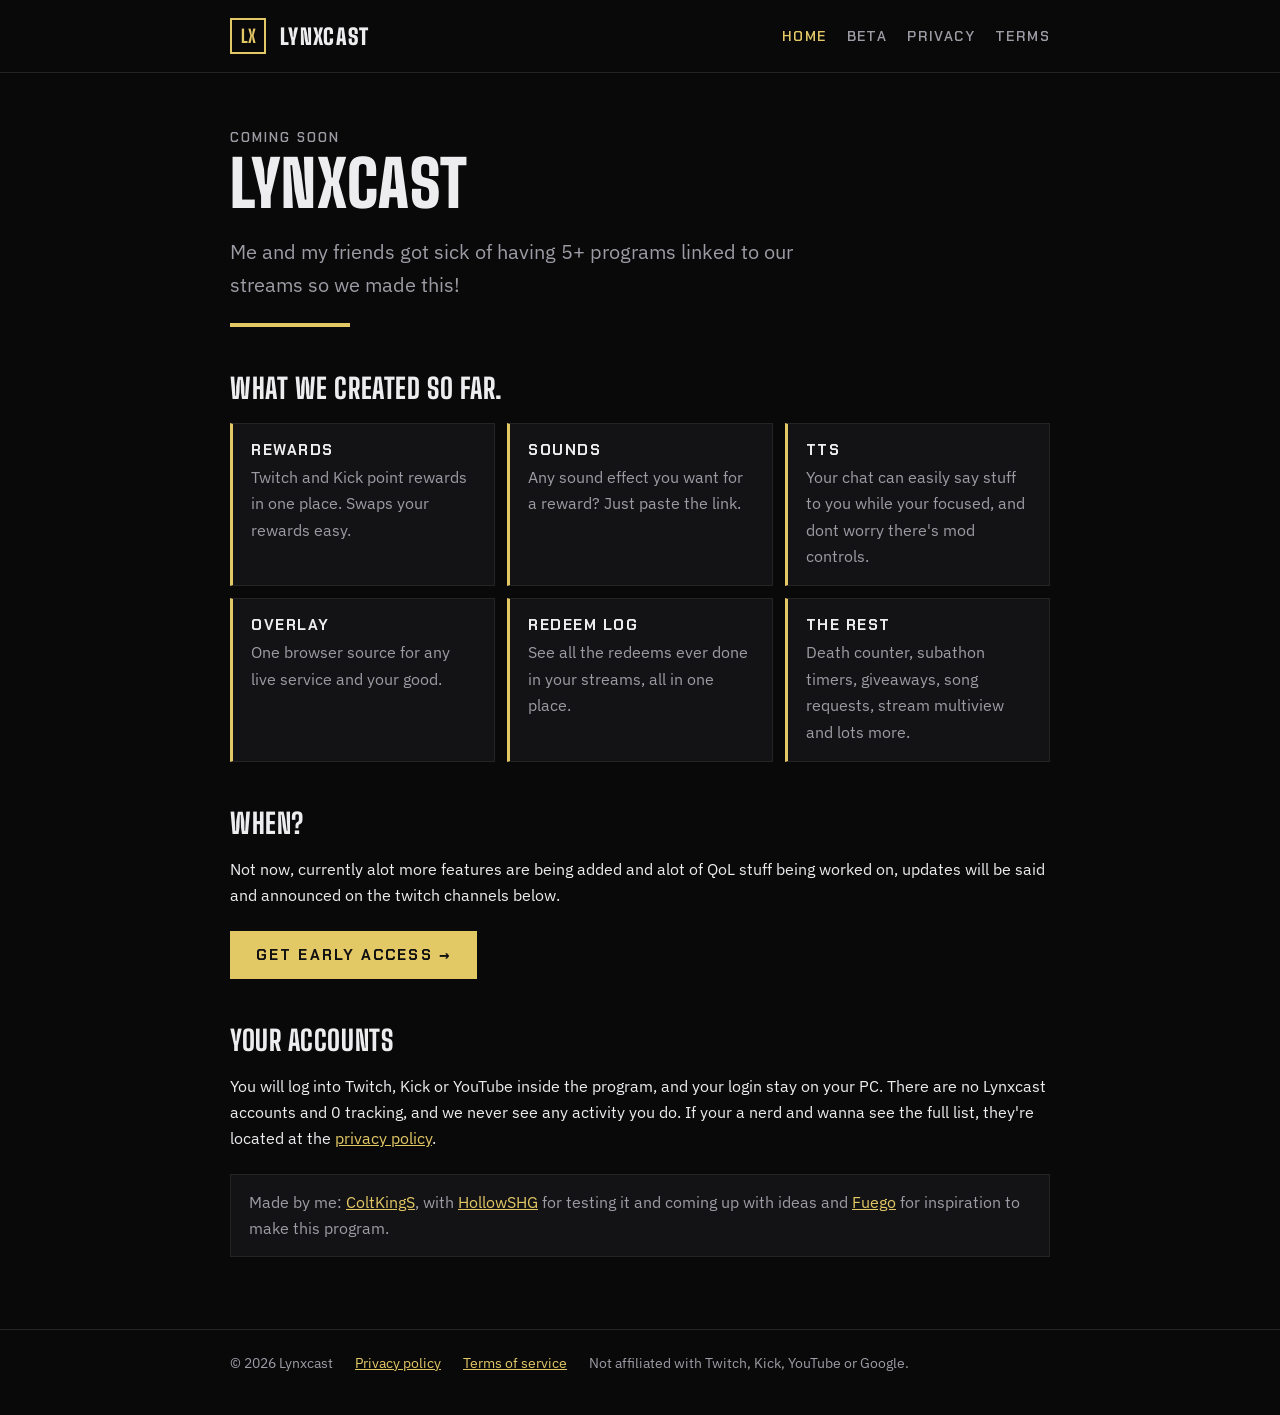
<file: index.html>
<!doctype html>
<html lang="en-GB">
<head>
<meta charset="utf-8">
<meta name="viewport" content="width=device-width, initial-scale=1">
<title>Lynxcast · coming soon</title>
<meta name="description" content="Lynxcast is a Windows application by streamers for streamers. For Twitch, Kick and YouTube. Coming soon.">
<link rel="icon" href="favicon.svg" type="image/svg+xml">
<meta property="og:type" content="website">
<meta property="og:site_name" content="Lynxcast">
<meta property="og:url" content="https://lynxcast.org/">
<meta property="og:title" content="Lynxcast · coming soon">
<meta property="og:description" content="Lynxcast is a Windows application by streamers for streamers. For Twitch, Kick and YouTube. Coming soon.">
<meta property="og:image" content="https://lynxcast.org/logo.png">
<meta property="og:image:width" content="512">
<meta property="og:image:height" content="512">
<meta name="twitter:card" content="summary">
<meta name="theme-color" content="#E3C866">

<link rel="stylesheet" href="style.css">
</head>
<body>
<header><div class="wrap">
  <div class="badge">LX</div><a class="brand" href="./">LYNXCAST</a>
  <nav><a href="./" aria-current="page">Home</a><a href="beta">Beta</a><a href="privacy">Privacy</a><a href="terms">Terms</a></nav>
</div></header>

<main class="wrap">
  <p class="eyebrow">Coming soon</p>
  <h1>Lynxcast</h1>
  <p class="lead">Me and my friends got sick of having 5+ programs linked to our streams so we made this!</p>
  <div class="rule"></div>

  <h2>What we created so far.</h2>
  <div class="grid">
    <div class="card"><b>Rewards</b><span>Twitch and Kick point rewards in one place. Swaps your rewards easy.</span></div>
    <div class="card"><b>Sounds</b><span>Any sound effect you want for a reward? Just paste the link.</span></div>
    <div class="card"><b>TTS</b><span>Your chat can easily say stuff to you while your focused, and dont worry there's mod controls.</span></div>
    <div class="card"><b>Overlay</b><span>One browser source for any live service and your good.</span></div>
    <div class="card"><b>Redeem log</b><span>See all the redeems ever done in your streams, all in one place.</span></div>
    <div class="card"><b>The rest</b><span>Death counter, subathon timers, giveaways, song requests, stream multiview and lots more.</span></div>
  </div>

  <h2>When?</h2>
  <p>Not now, currently alot more features are being added and alot of QoL stuff being worked on, updates will be said and announced on the twitch channels below.</p>
  <p><a class="cta" href="beta">Get early access &rarr;</a></p>

  <h2>Your accounts</h2>
  <p>You will log into Twitch, Kick or YouTube inside the program, and your login stay on your PC. There are no Lynxcast accounts and 0 tracking, and we never see any activity you do. If your a nerd and wanna see the full list, they're located at the <a href="privacy">privacy policy</a>.</p>

  <div class="note">Made by me: <a href="https://twitch.tv/coltkings">ColtKingS</a>, with <a href="https://twitch.tv/hollowshg">HollowSHG</a> for testing it and coming up with ideas and <a href="https://twitch.tv/fuego_tone">Fuego</a> for inspiration to make this program.</div>
</main>

<footer><div class="wrap">
  <span>© 2026 Lynxcast</span><a href="privacy">Privacy policy</a><a href="terms">Terms of service</a>
  <span>Not affiliated with Twitch, Kick, YouTube or Google.</span>
</div></footer>
<script src="beta-status.js"></script>
</body>
</html>
</file>
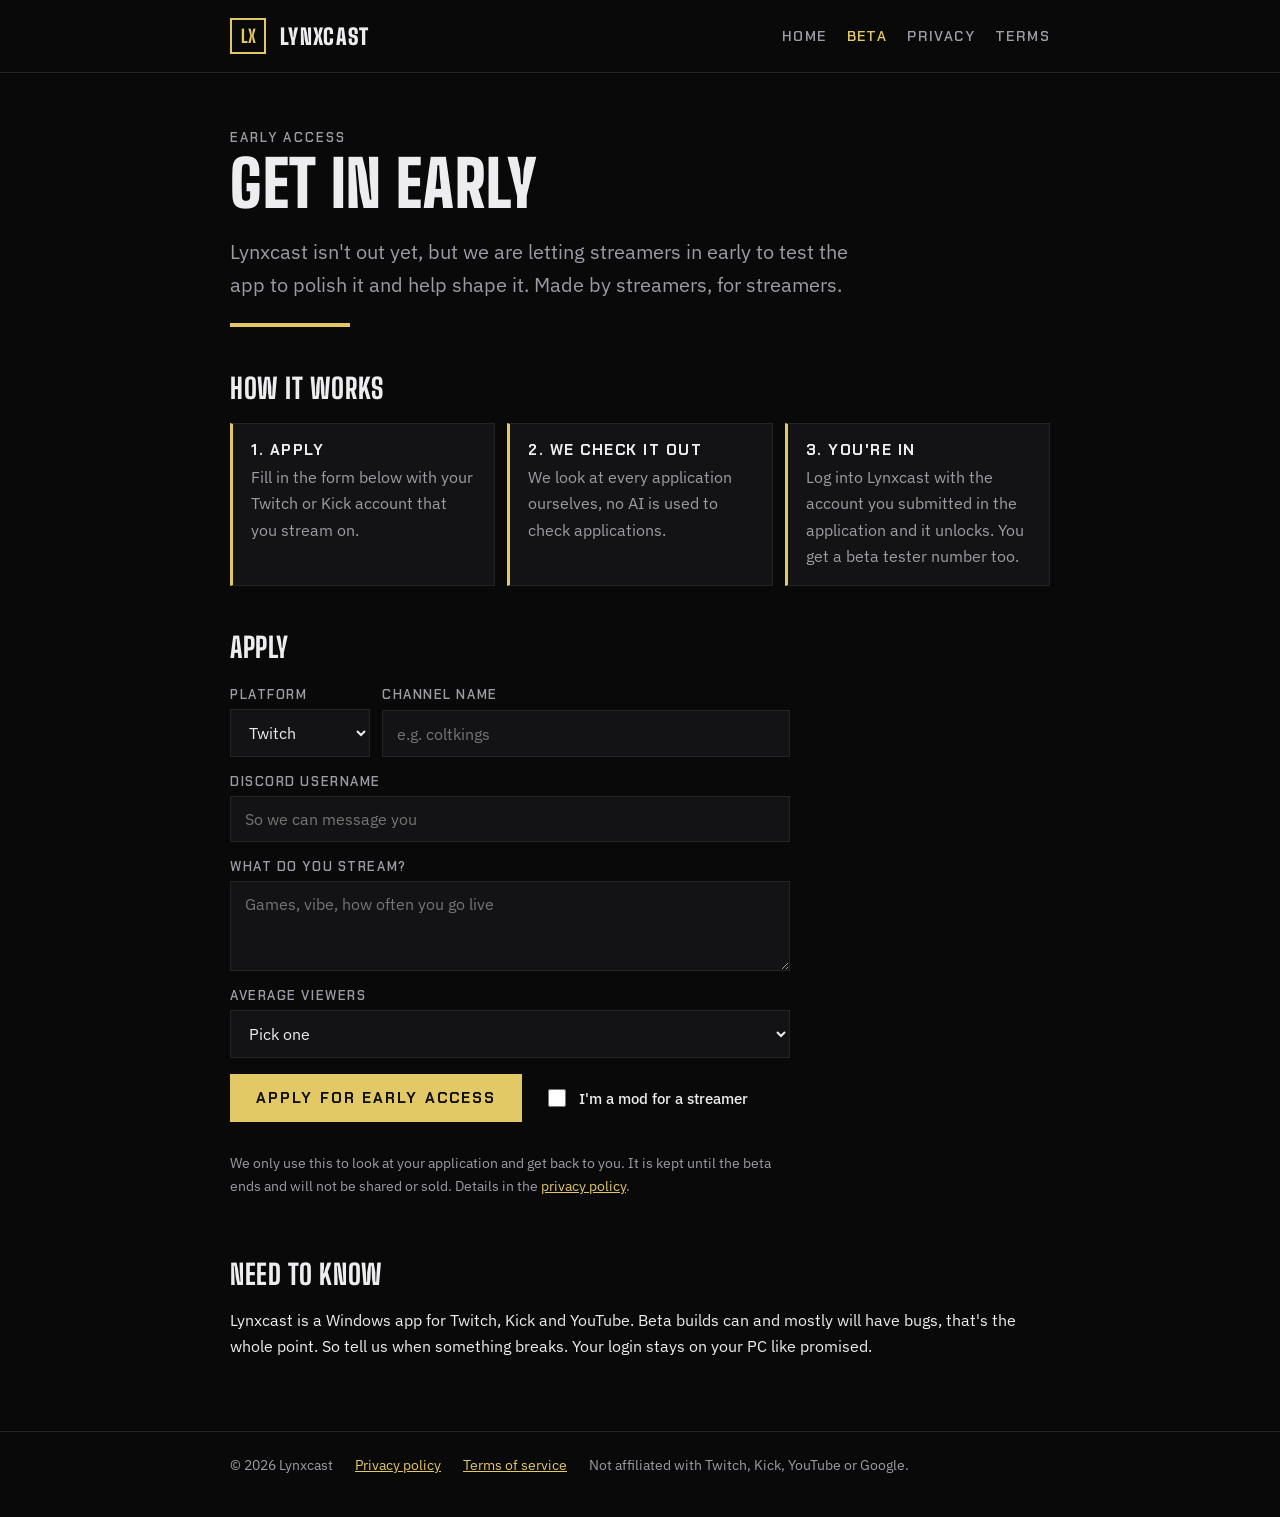
<file: beta.html>
<!doctype html>
<html lang="en-GB">
<head>
<meta charset="utf-8">
<meta name="viewport" content="width=device-width, initial-scale=1">
<title>Lynxcast · early access</title>
<meta name="description" content="Get early access to Lynxcast, the all-in-one Windows app for Twitch, Kick and YouTube streamers. Made by streamers, for streamers.">
<link rel="icon" href="favicon.svg" type="image/svg+xml">
<meta property="og:type" content="website">
<meta property="og:site_name" content="Lynxcast">
<meta property="og:url" content="https://lynxcast.org/beta">
<meta property="og:title" content="Lynxcast · get early access">
<meta property="og:description" content="Rewards, sounds, alerts and more for Twitch, Kick and YouTube in one app. Apply for the beta.">
<meta property="og:image" content="https://lynxcast.org/logo.png">
<meta property="og:image:width" content="512">
<meta property="og:image:height" content="512">
<meta name="twitter:card" content="summary">
<meta name="theme-color" content="#E3C866">
<link rel="stylesheet" href="style.css">
<style>
form{display:grid;gap:16px;margin-top:22px;max-width:560px}
label{display:grid;gap:6px;font:600 13px 'Chakra Petch',sans-serif;letter-spacing:.12em;text-transform:uppercase;color:var(--dim)}
input,select,textarea{font:400 16px 'IBM Plex Sans',sans-serif;color:var(--text);background:var(--panel);border:1px solid var(--line);padding:12px 14px;border-radius:0;width:100%}
textarea{min-height:90px;resize:vertical}
input:focus,select:focus,textarea:focus{outline:2px solid var(--gold);outline-offset:-1px}
.row2{display:grid;grid-template-columns:140px 1fr;gap:12px}
.hp{position:absolute;left:-9999px;width:1px;height:1px;overflow:hidden}
[hidden]{display:none!important}
.go-row{display:flex;flex-wrap:wrap;align-items:center;gap:14px 22px}
label.tick{display:flex;align-items:center;gap:10px;font:500 15px 'IBM Plex Sans',sans-serif;letter-spacing:0;text-transform:none;color:var(--text);cursor:pointer}
label.tick input{width:18px;height:18px;padding:0;accent-color:var(--gold);cursor:pointer}
button{justify-self:start;font:700 15px 'Chakra Petch',sans-serif;letter-spacing:.14em;text-transform:uppercase;background:var(--gold);color:#111;border:0;padding:14px 26px;cursor:pointer}
button:disabled{opacity:.6;cursor:default}
.msg{padding:14px 18px;border:1px solid var(--line);background:var(--panel)}
.msg.ok{border-left:3px solid var(--gold)}
.msg.bad{border-left:3px solid #E5484D}
.small{font-size:14px;color:var(--dim)}
@media (max-width:600px){.row2{grid-template-columns:1fr}}
.beta-wait #beta-open{visibility:hidden}
a.card.soc{text-decoration:none;color:var(--text);display:block}
a.card.soc:hover{border-color:var(--gold)}
</style>
</head>
<body>
<header><div class="wrap">
  <div class="badge">LX</div><a class="brand" href="./">LYNXCAST</a>
  <nav><a href="./">Home</a><a href="beta" aria-current="page">Beta</a><a href="privacy">Privacy</a><a href="terms">Terms</a></nav>
</div></header>

<main class="wrap">
<div id="beta-open">
  <p class="eyebrow">Early access</p>
  <h1>Get in early</h1>
  <p class="lead">Lynxcast isn't out yet, but we are letting streamers in early to test the app to polish it and help shape it. Made by streamers, for streamers.</p>
  <div class="rule"></div>

  <h2>How it works</h2>
  <div class="grid">
    <div class="card"><b>1. Apply</b><span>Fill in the form below with your Twitch or Kick account that you stream on.</span></div>
    <div class="card"><b>2. We check it out</b><span>We look at every application ourselves, no AI is used to check applications.</span></div>
    <div class="card"><b>3. You're in</b><span>Log into Lynxcast with the account you submitted in the application and it unlocks. You get a beta tester number too.</span></div>
  </div>

  <h2>Apply</h2>
  <form id="f" novalidate>
    <div class="row2">
      <label>Platform<select name="platform"><option value="twitch">Twitch</option><option value="kick">Kick</option></select></label>
      <label>Channel name<input name="name" required maxlength="80" placeholder="e.g. coltkings" autocomplete="off"></label>
    </div>
    <label>Discord username<input name="discord" required maxlength="40" placeholder="So we can message you" autocomplete="off"></label>
    <label>What do you stream?<textarea name="streams" maxlength="300" placeholder="Games, vibe, how often you go live"></textarea></label>
    <label>Average viewers<select name="viewers"><option value="">Pick one</option><option>Just starting</option><option>1-10</option><option>10-50</option><option>50-200</option><option>200+</option></select></label>
    <label class="hp" aria-hidden="true">Website<input name="website" tabindex="-1" autocomplete="off"></label>
    <label id="modbox" hidden>Streamer you mod for<input name="modFor" maxlength="80" placeholder="Their Twitch or Kick channel name" autocomplete="off"></label>
    <div class="go-row">
      <button id="go" type="submit">Apply for early access</button>
      <label class="tick"><input type="checkbox" name="mod" id="mod"> I'm a mod for a streamer</label>
    </div>
    <div id="out" class="msg" hidden role="status"></div>
    <p class="small">We only use this to look at your application and get back to you. It is kept until the beta ends and will not be shared or sold. Details in the <a href="privacy#beta">privacy policy</a>.</p>
  </form>

  <h2>Need to know</h2>
  <p>Lynxcast is a Windows app for Twitch, Kick and YouTube. Beta builds can and mostly will have bugs, that's the whole point. So tell us when something breaks. Your login stays on your PC like promised.</p>
</div>

<div id="beta-closed" hidden>
  <p class="eyebrow">Early access</p>
  <h1 id="closed-title">Doors are shut (for now)</h1>
  <p class="lead" id="closed-msg"></p>
  <div class="rule"></div>
  <h2>Keep up with it</h2>
  <div class="grid">
    <a class="card soc" href="https://twitch.tv/coltkings"><b>Twitch</b><span>twitch.tv/coltkings, where updates get announced first</span></a>
    <a class="card soc" href="https://youtube.com/@Mehboii"><b>YouTube</b><span>@Mehboii</span></a>
    <a class="card soc" href="./"><b>Lynxcast</b><span>Back to the home page</span></a>
  </div>
</div>
</main>

<footer><div class="wrap">
  <span>© 2026 Lynxcast</span><a href="privacy">Privacy policy</a><a href="terms">Terms of service</a>
  <span>Not affiliated with Twitch, Kick, YouTube or Google.</span>
</div></footer>
<script>
const f = document.getElementById('f'), out = document.getElementById('out'), go = document.getElementById('go');
const show = (ok, text) => { out.hidden = false; out.className = 'msg ' + (ok ? 'ok' : 'bad'); out.textContent = text; };
document.getElementById('mod').addEventListener('change', (e) => { const box = document.getElementById('modbox'); box.hidden = !e.target.checked; if (e.target.checked) box.querySelector('input').focus(); });
f.addEventListener('submit', async (e) => {
  e.preventDefault();
  const d = Object.fromEntries(new FormData(f));
  d.mod = document.getElementById('mod').checked;
  if (d.mod && !String(d.modFor || '').trim()) return show(false, 'Type the streamer you mod for.');
  if (!d.name.trim()) return show(false, 'Add your channel name.');
  if (!d.discord.trim()) return show(false, 'Add your Discord username so we can reach you.');
  go.disabled = true; go.textContent = 'Sending…';
  try {
    const r = await fetch('https://squad-redeems-relay.coltkings.workers.dev/beta/apply', { method: 'POST', headers: { 'content-type': 'application/json' }, body: JSON.stringify(d) });
    const j = await r.json().catch(() => ({}));
    if (!r.ok) throw new Error(j.error || 'Something went wrong, try again in a minute.');
    f.querySelectorAll('input,select,textarea,button').forEach((x) => (x.disabled = true));
    show(true, j.already === 'approved' ? "You're already in! Log into Lynxcast with that channel." : j.already === 'pending' ? "You've already applied, hang tight. We'll message you on Discord." : "You're on the list! We'll message you on Discord when you're in.");
    go.textContent = 'Sent';
  } catch (err) { show(false, err.message); go.disabled = false; go.textContent = 'Apply for early access'; }
});
</script>
<script src="beta-status.js"></script>
</body>
</html>
</file>
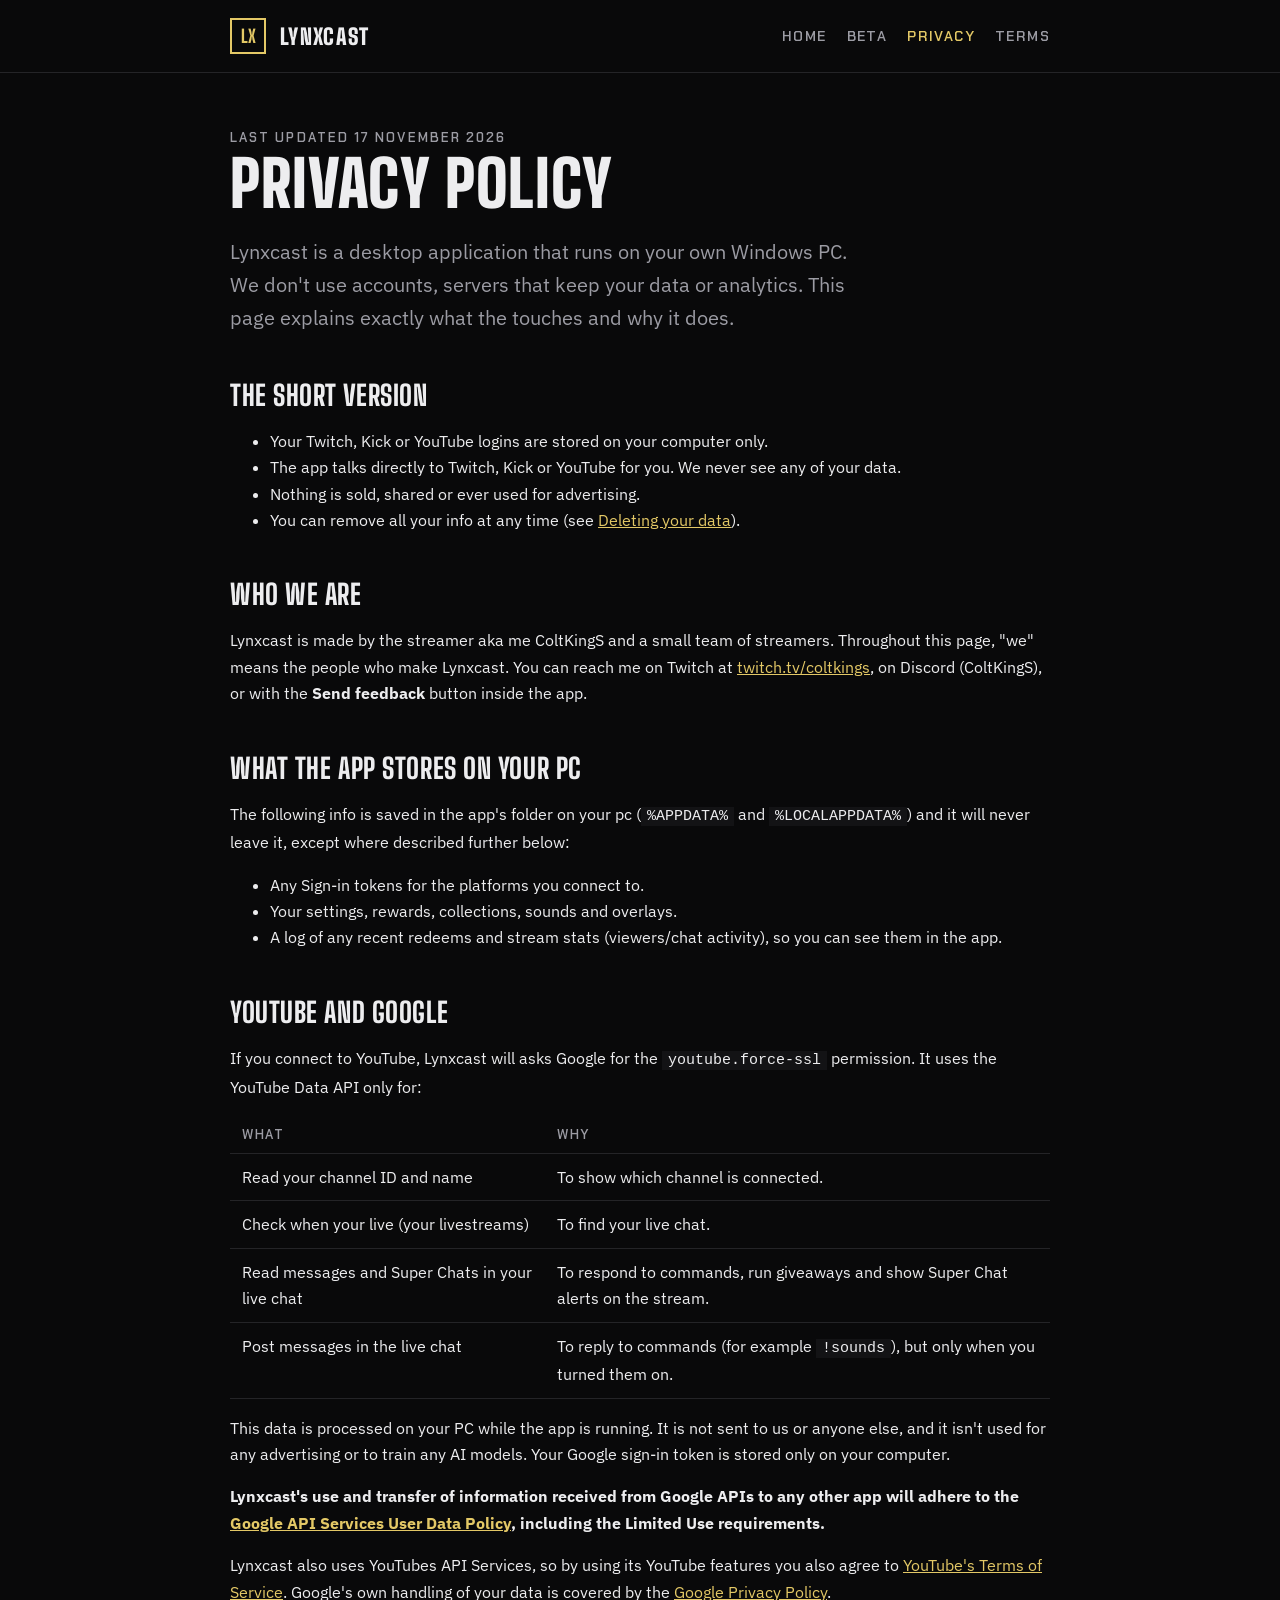
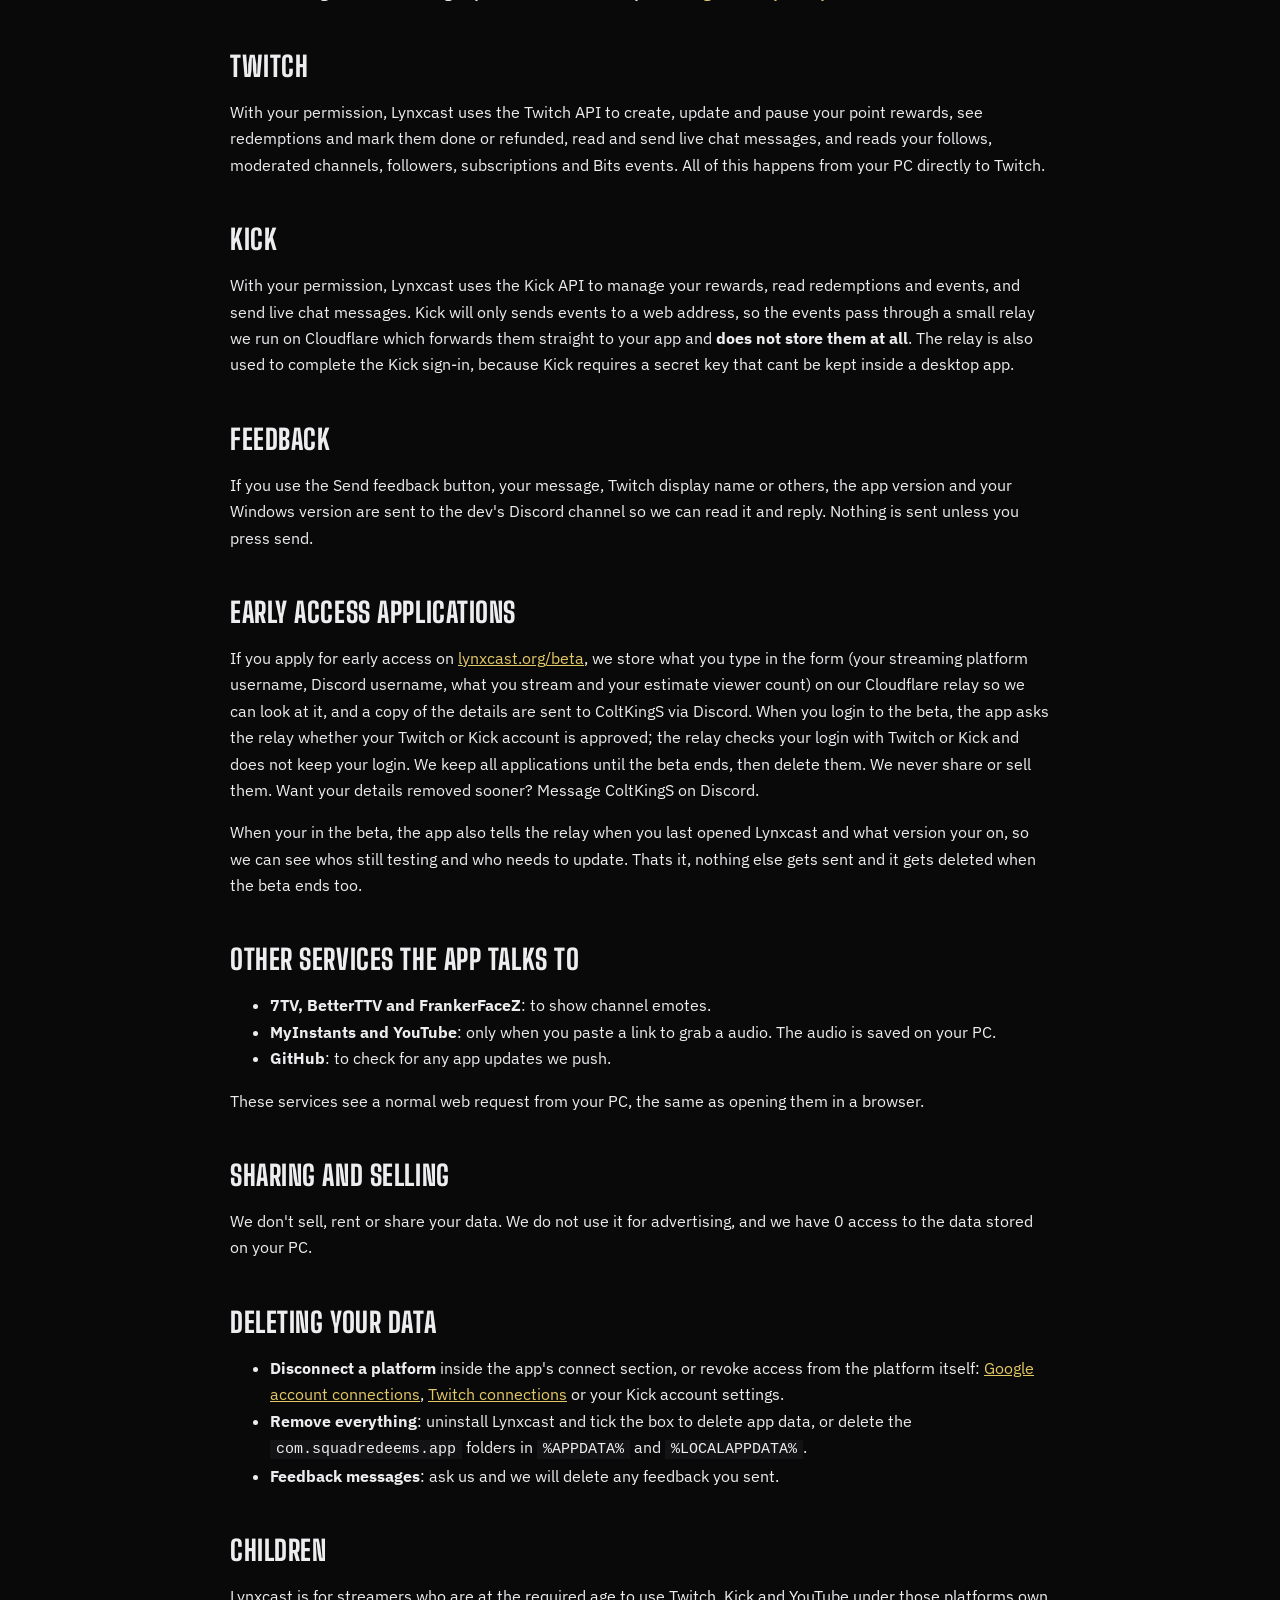
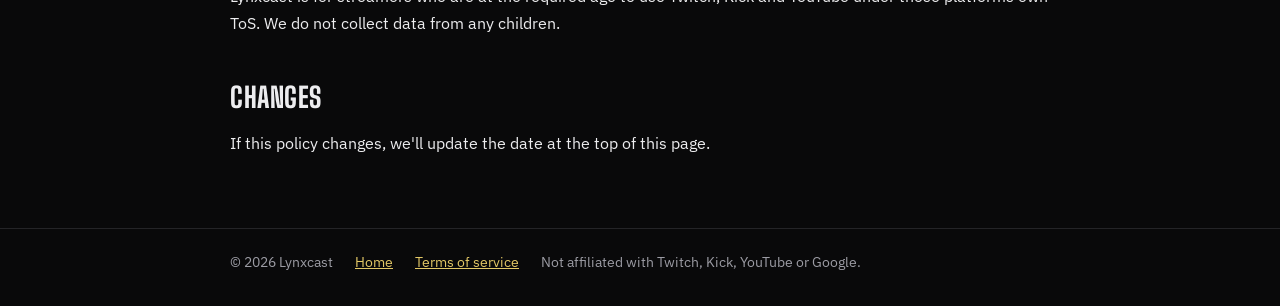
<file: privacy.html>
<!doctype html>
<html lang="en-GB">
<head>
<meta charset="utf-8">
<meta name="viewport" content="width=device-width, initial-scale=1">
<title>Privacy policy · Lynxcast</title>
<meta name="description" content="What data the Lynxcast app uses, where it is kept and how to remove it.">
<link rel="icon" href="favicon.svg" type="image/svg+xml">
<link rel="stylesheet" href="style.css">
</head>
<body>
<header><div class="wrap">
  <div class="badge">LX</div><a class="brand" href="./">LYNXCAST</a>
  <nav><a href="./">Home</a><a href="beta">Beta</a><a href="privacy" aria-current="page">Privacy</a><a href="terms">Terms</a></nav>
</div></header>

<main class="wrap">
  <p class="eyebrow">Last updated 17 November 2026</p>
  <h1>Privacy policy</h1>
  <p class="lead">Lynxcast is a desktop application that runs on your own Windows PC. We don't use accounts, servers that keep your data or analytics. This page explains exactly what the touches and why it does.</p>

  <h2>The short version</h2>
  <ul>
    <li>Your Twitch, Kick or YouTube logins are stored on your computer only.</li>
    <li>The app talks directly to Twitch, Kick or YouTube for you. We never see any of your data.</li>
    <li>Nothing is sold, shared or ever used for advertising.</li>
    <li>You can remove all your info at any time (see <a href="#delete">Deleting your data</a>).</li>
  </ul>

  <h2>Who we are</h2>
  <p>Lynxcast is made by the streamer aka me ColtKingS and a small team of streamers. Throughout this page, "we" means the people who make Lynxcast. You can reach me on Twitch at <a href="https://twitch.tv/coltkings">twitch.tv/coltkings</a>, on Discord (ColtKingS), or with the <b>Send feedback</b> button inside the app.</p>

  <h2>What the app stores on your PC</h2>
  <p>The following info is saved in the app's folder on your pc (<code>%APPDATA%</code> and <code>%LOCALAPPDATA%</code>) and it will never leave it, except where described further below:</p>
  <ul>
    <li>Any Sign-in tokens for the platforms you connect to.</li>
    <li>Your settings, rewards, collections, sounds and overlays.</li>
    <li>A log of any recent redeems and stream stats (viewers/chat activity), so you can see them in the app.</li>
  </ul>

  <h2>YouTube and Google</h2>
  <p>If you connect to YouTube, Lynxcast will asks Google for the <code>youtube.force-ssl</code> permission. It uses the YouTube Data API only for:</p>
  <table>
    <tr><th>What</th><th>Why</th></tr>
    <tr><td>Read your channel ID and name</td><td>To show which channel is connected.</td></tr>
    <tr><td>Check when your live (your livestreams)</td><td>To find your live chat.</td></tr>
    <tr><td>Read messages and Super Chats in your live chat</td><td>To respond to commands, run giveaways and show Super Chat alerts on the stream.</td></tr>
    <tr><td>Post messages in the live chat</td><td>To reply to commands (for example <code>!sounds</code>), but only when you turned them on.</td></tr>
  </table>
  <p>This data is processed on your PC while the app is running. It is not sent to us or anyone else, and it isn't used for any advertising or to train any AI models. Your Google sign-in token is stored only on your computer.</p>
  <p><b>Lynxcast's use and transfer of information received from Google APIs to any other app will adhere to the <a href="https://developers.google.com/terms/api-services-user-data-policy">Google API Services User Data Policy</a>, including the Limited Use requirements.</b></p>
  <p>Lynxcast also uses YouTubes API Services, so by using its YouTube features you also agree to <a href="https://www.youtube.com/t/terms">YouTube's Terms of Service</a>. Google's own handling of your data is covered by the <a href="https://policies.google.com/privacy">Google Privacy Policy</a>.</p>

  <h2>Twitch</h2>
  <p>With your permission, Lynxcast uses the Twitch API to create, update and pause your point rewards, see redemptions and mark them done or refunded, read and send live chat messages, and reads your follows, moderated channels, followers, subscriptions and Bits events. All of this happens from your PC directly to Twitch.</p>

  <h2>Kick</h2>
  <p>With your permission, Lynxcast uses the Kick API to manage your rewards, read redemptions and events, and send live chat messages. Kick will only sends events to a web address, so the events pass through a small relay we run on Cloudflare which forwards them straight to your app and <b>does not store them at all</b>. The relay is also used to complete the Kick sign-in, because Kick requires a secret key that cant be kept inside a desktop app.</p>

  <h2>Feedback</h2>
  <p>If you use the </b>Send feedback</b> button, your message, Twitch display name or others, the app version and your Windows version are sent to the dev's Discord channel so we can read it and reply. Nothing is sent unless you press send.</p>

  <h2 id="beta">Early access applications</h2>
<p>If you apply for early access on <a href="beta">lynxcast.org/beta</a>, we store what you type in the form (your streaming platform username, Discord username, what you stream and your estimate viewer count) on our Cloudflare relay so we can look at it, and a copy of the details are sent to ColtKingS via Discord. When you login to the beta, the app asks the relay whether your Twitch or Kick account is approved; the relay checks your login with Twitch or Kick and does not keep your login. We keep all applications until the beta ends, then delete them. We never share or sell them. Want your details removed sooner? Message ColtKingS on Discord.</p>
<p>When your in the beta, the app also tells the relay when you last opened Lynxcast and what version your on, so we can see whos still testing and who needs to update. Thats it, nothing else gets sent and it gets deleted when the beta ends too.</p>

<h2>Other services the app talks to</h2>
  <ul>
    <li><b>7TV, BetterTTV and FrankerFaceZ</b>: to show channel emotes.</li>
    <li><b>MyInstants and YouTube</b>: only when you paste a link to grab a audio. The audio is saved on your PC.</li>
    <li><b>GitHub</b>: to check for any app updates we push.</li>
  </ul>
  <p>These services see a normal web request from your PC, the same as opening them in a browser.</p>

  <h2>Sharing and selling</h2>
  <p>We don't sell, rent or share your data. We do not use it for advertising, and we have 0 access to the data stored on your PC.</p>

  <h2 id="delete">Deleting your data</h2>
  <ul>
    <li><b>Disconnect a platform</b> inside the app's connect section, or revoke access from the platform itself: <a href="https://myaccount.google.com/connections">Google account connections</a>, <a href="https://www.twitch.tv/settings/connections">Twitch connections</a> or your Kick account settings.</li>
    <li><b>Remove everything</b>: uninstall Lynxcast and tick the box to delete app data, or delete the <code>com.squadredeems.app</code> folders in <code>%APPDATA%</code> and <code>%LOCALAPPDATA%</code>.</li>
    <li><b>Feedback messages</b>: ask us and we will delete any feedback you sent.</li>
  </ul>

  <h2>Children</h2>
  <p>Lynxcast is for streamers who are at the required age to use Twitch, Kick and YouTube under those platforms own ToS. We do not collect data from any children.</p>

  <h2>Changes</h2>
  <p>If this policy changes, we'll update the date at the top of this page.</p>
</main>

<footer><div class="wrap">
  <span>© 2026 Lynxcast</span><a href="./">Home</a><a href="terms">Terms of service</a>
  <span>Not affiliated with Twitch, Kick, YouTube or Google.</span>
</div></footer>
<script src="beta-status.js"></script>
</body>
</html>
</file>
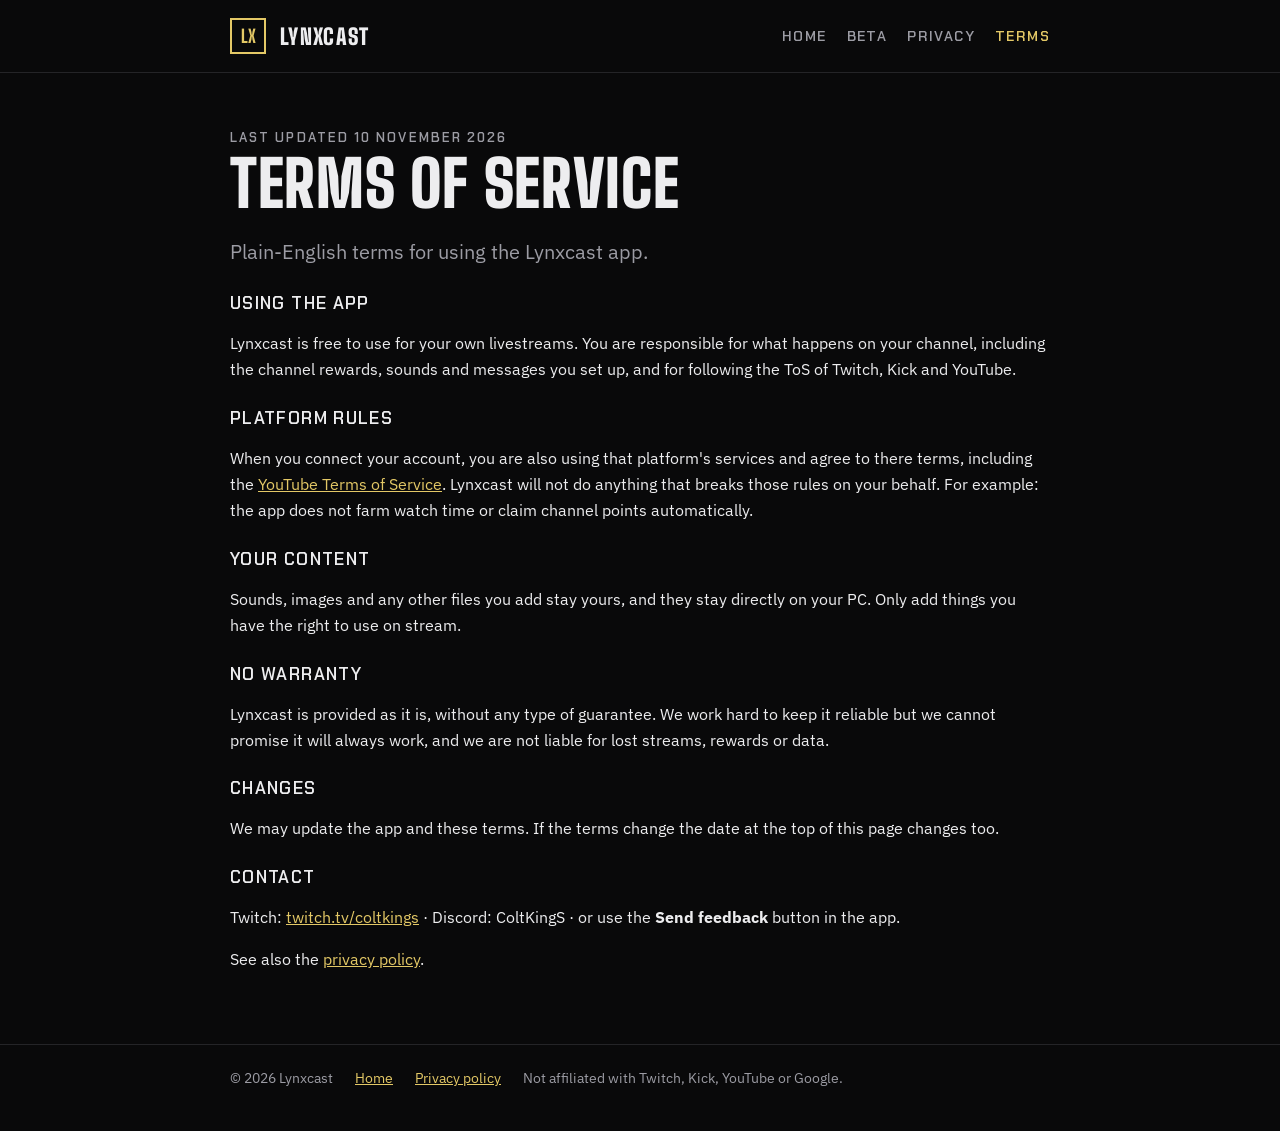
<file: terms.html>
<!doctype html>
<html lang="en-GB">
<head>
<meta charset="utf-8">
<meta name="viewport" content="width=device-width, initial-scale=1">
<title>Terms of service · Lynxcast</title>
<link rel="icon" href="favicon.svg" type="image/svg+xml">
<link rel="stylesheet" href="style.css">
</head>
<body>
<header><div class="wrap">
  <div class="badge">LX</div><a class="brand" href="./">LYNXCAST</a>
  <nav><a href="./">Home</a><a href="beta">Beta</a><a href="privacy">Privacy</a><a href="terms" aria-current="page">Terms</a></nav>
</div></header>

<main class="wrap">
  <p class="eyebrow">Last updated 10 November 2026</p>
  <h1>Terms of service</h1>
  <p class="lead">Plain-English terms for using the Lynxcast app.</p>

  <h3>Using the app</h3>
  <p>Lynxcast is free to use for your own livestreams. You are responsible for what happens on your channel, including the channel rewards, sounds and messages you set up, and for following the ToS of Twitch, Kick and YouTube.</p>

  <h3>Platform rules</h3>
  <p>When you connect your account, you are also using that platform's services and agree to there terms, including the <a href="https://www.youtube.com/t/terms">YouTube Terms of Service</a>. Lynxcast will not do anything that breaks those rules on your behalf. For example: the app does not farm watch time or claim channel points automatically.</p>

  <h3>Your content</h3>
  <p>Sounds, images and any other files you add stay yours, and they stay directly on your PC. Only add things you have the right to use on stream.</p>

  <h3>No warranty</h3>
  <p>Lynxcast is provided as it is, without any type of guarantee. We work hard to keep it reliable but we cannot promise it will always work, and we are not liable for lost streams, rewards or data.</p>

  <h3>Changes</h3>
  <p>We may update the app and these terms. If the terms change the date at the top of this page changes too.</p>

  <h3>Contact</h3>
  <p>Twitch: <a href="https://twitch.tv/coltkings">twitch.tv/coltkings</a> · Discord: ColtKingS · or use the <b>Send feedback</b> button in the app.</p>
  <p>See also the <a href="privacy">privacy policy</a>.</p>
</main>

<footer><div class="wrap">
  <span>© 2026 Lynxcast</span><a href="./">Home</a><a href="privacy">Privacy policy</a>
  <span>Not affiliated with Twitch, Kick, YouTube or Google.</span>
</div></footer>
<script src="beta-status.js"></script>
</body>
</html>
</file>
<file: style.css>
@import url('https://fonts.googleapis.com/css2?family=Big+Shoulders+Display:wght@700;800;900&family=Chakra+Petch:wght@500;600;700&family=IBM+Plex+Sans:wght@400;500;600&display=swap');
:root{--bg:#09090A;--panel:#131315;--line:#242427;--text:#EDEDEF;--dim:#9C9CA4;--gold:#E3C866}
*{box-sizing:border-box}
html{background:var(--bg)}
body{margin:0;color:var(--text);font:400 16px/1.65 'IBM Plex Sans',system-ui,sans-serif}
a{color:var(--gold)}
.wrap{max-width:860px;margin:0 auto;padding:0 20px}
header{border-bottom:1px solid var(--line)}
header .wrap{display:flex;align-items:center;gap:14px;height:72px}
.badge{width:36px;height:36px;border:2px solid var(--gold);display:grid;place-items:center;font:800 18px 'Big Shoulders Display',sans-serif;color:var(--gold)}
.brand{font:900 22px 'Big Shoulders Display',sans-serif;letter-spacing:.06em;text-decoration:none;color:var(--text)}
nav{margin-left:auto;display:flex;gap:20px}
nav a{color:var(--dim);text-decoration:none;font:600 14px 'Chakra Petch',sans-serif;letter-spacing:.1em;text-transform:uppercase}
nav a:hover,nav a[aria-current]{color:var(--gold)}
.eyebrow{font:600 13px 'Chakra Petch',sans-serif;letter-spacing:.16em;text-transform:uppercase;color:var(--dim);margin:56px 0 8px}
h1{font:900 64px/.95 'Big Shoulders Display',sans-serif;letter-spacing:.01em;margin:0 0 18px;text-transform:uppercase}
h2{font:800 28px 'Big Shoulders Display',sans-serif;letter-spacing:.02em;margin:44px 0 10px;text-transform:uppercase}
h3{font:600 17px 'Chakra Petch',sans-serif;letter-spacing:.08em;text-transform:uppercase;margin:24px 0 4px}
.lead{font-size:20px;color:var(--dim);max-width:640px}
.rule{height:4px;width:120px;background:var(--gold);margin:22px 0 0}
.grid{display:grid;grid-template-columns:repeat(auto-fit,minmax(240px,1fr));gap:12px;margin-top:18px}
.card{background:var(--panel);border:1px solid var(--line);border-left:3px solid var(--gold);padding:16px 18px}
.card b{display:block;font:700 15px 'Chakra Petch',sans-serif;letter-spacing:.1em;text-transform:uppercase;margin-bottom:4px}
.card span{color:var(--dim);font-size:16px}
.note{background:var(--panel);border:1px solid var(--line);padding:14px 18px;margin-top:22px;color:var(--dim)}
table{width:100%;border-collapse:collapse;margin-top:10px;font-size:16px}
th,td{text-align:left;vertical-align:top;padding:10px 12px;border-bottom:1px solid var(--line)}
th{font:600 13px 'Chakra Petch',sans-serif;letter-spacing:.12em;text-transform:uppercase;color:var(--dim)}
code{background:var(--panel);padding:1px 6px;font-size:15px}
footer{border-top:1px solid var(--line);margin-top:72px;padding:22px 0 40px;color:var(--dim);font-size:14px}
footer .wrap{display:flex;flex-wrap:wrap;gap:8px 22px}
@media (max-width:600px){h1{font-size:48px}nav{gap:14px}header .wrap{height:auto;padding:14px 20px;flex-wrap:wrap}}
.cta{display:inline-block;margin-top:6px;font:700 15px 'Chakra Petch',sans-serif;letter-spacing:.14em;text-transform:uppercase;background:var(--gold);color:#111;text-decoration:none;padding:14px 26px}
</file>
